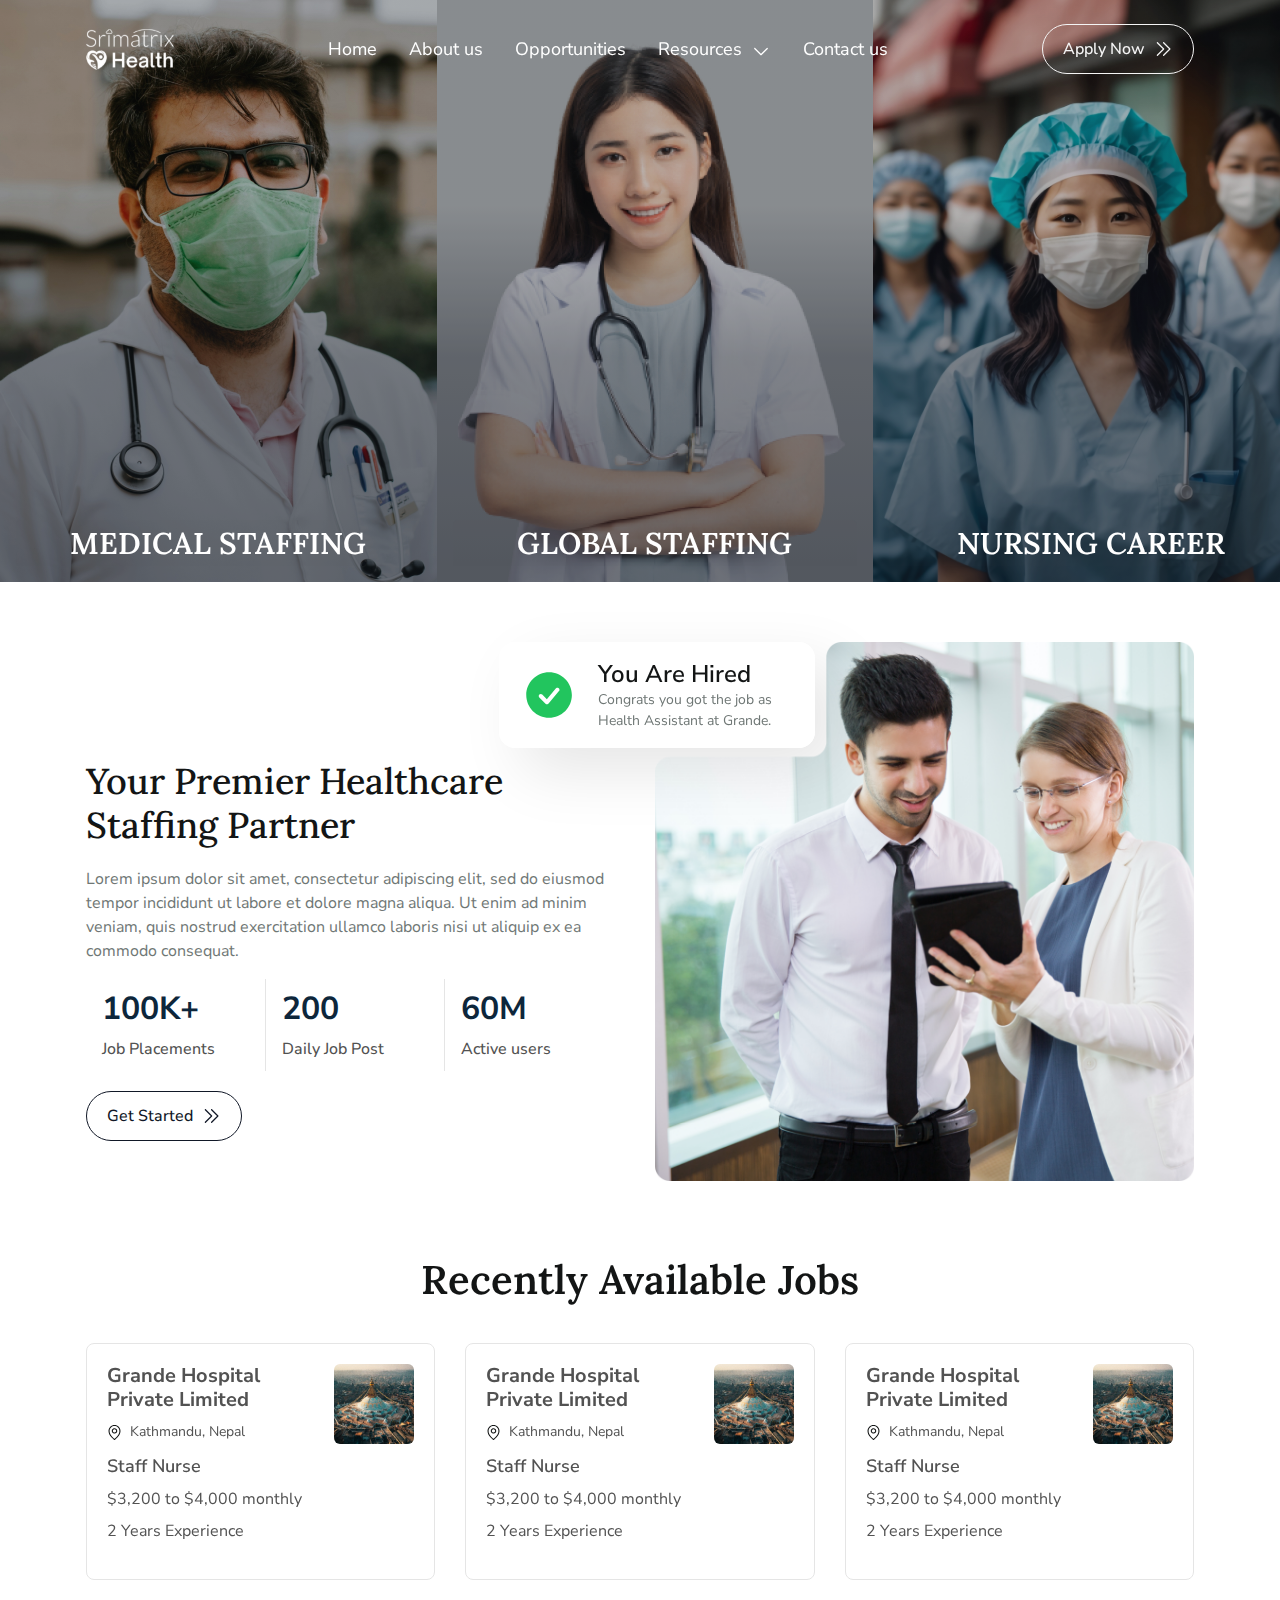
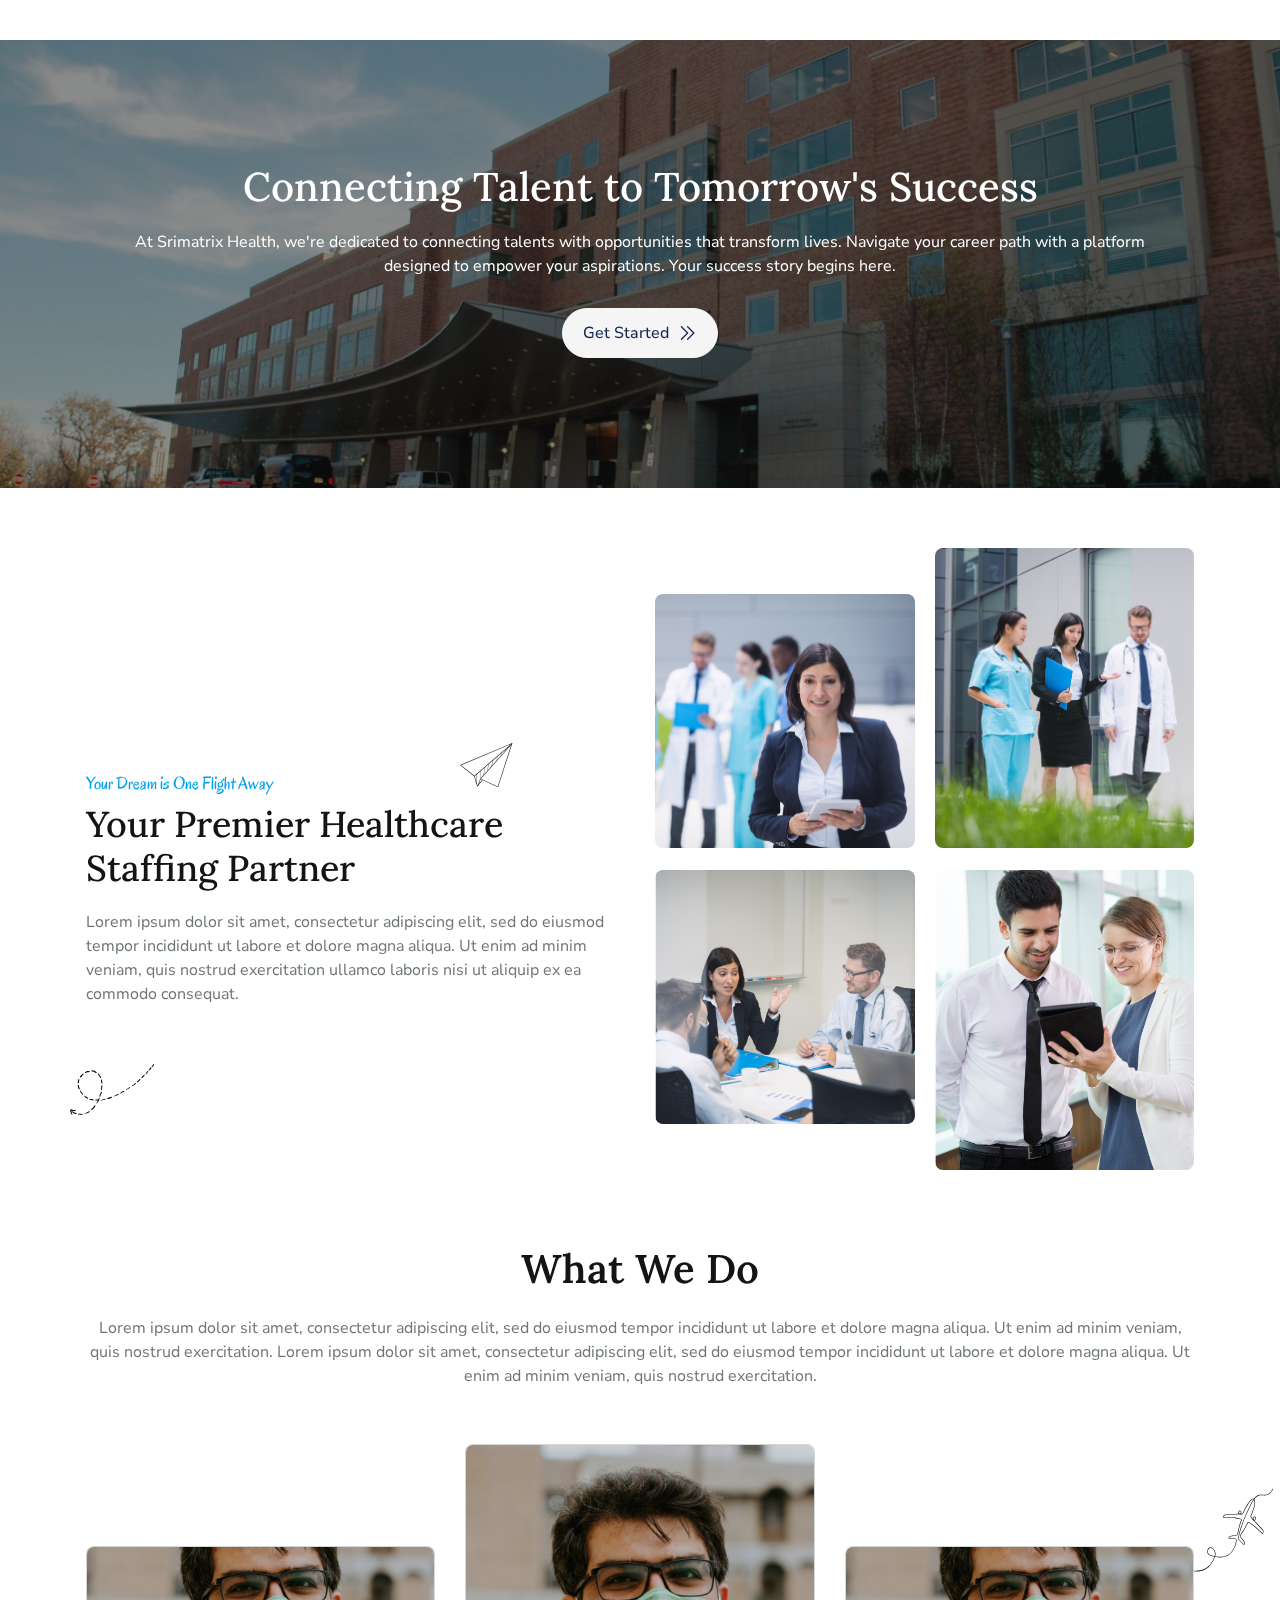
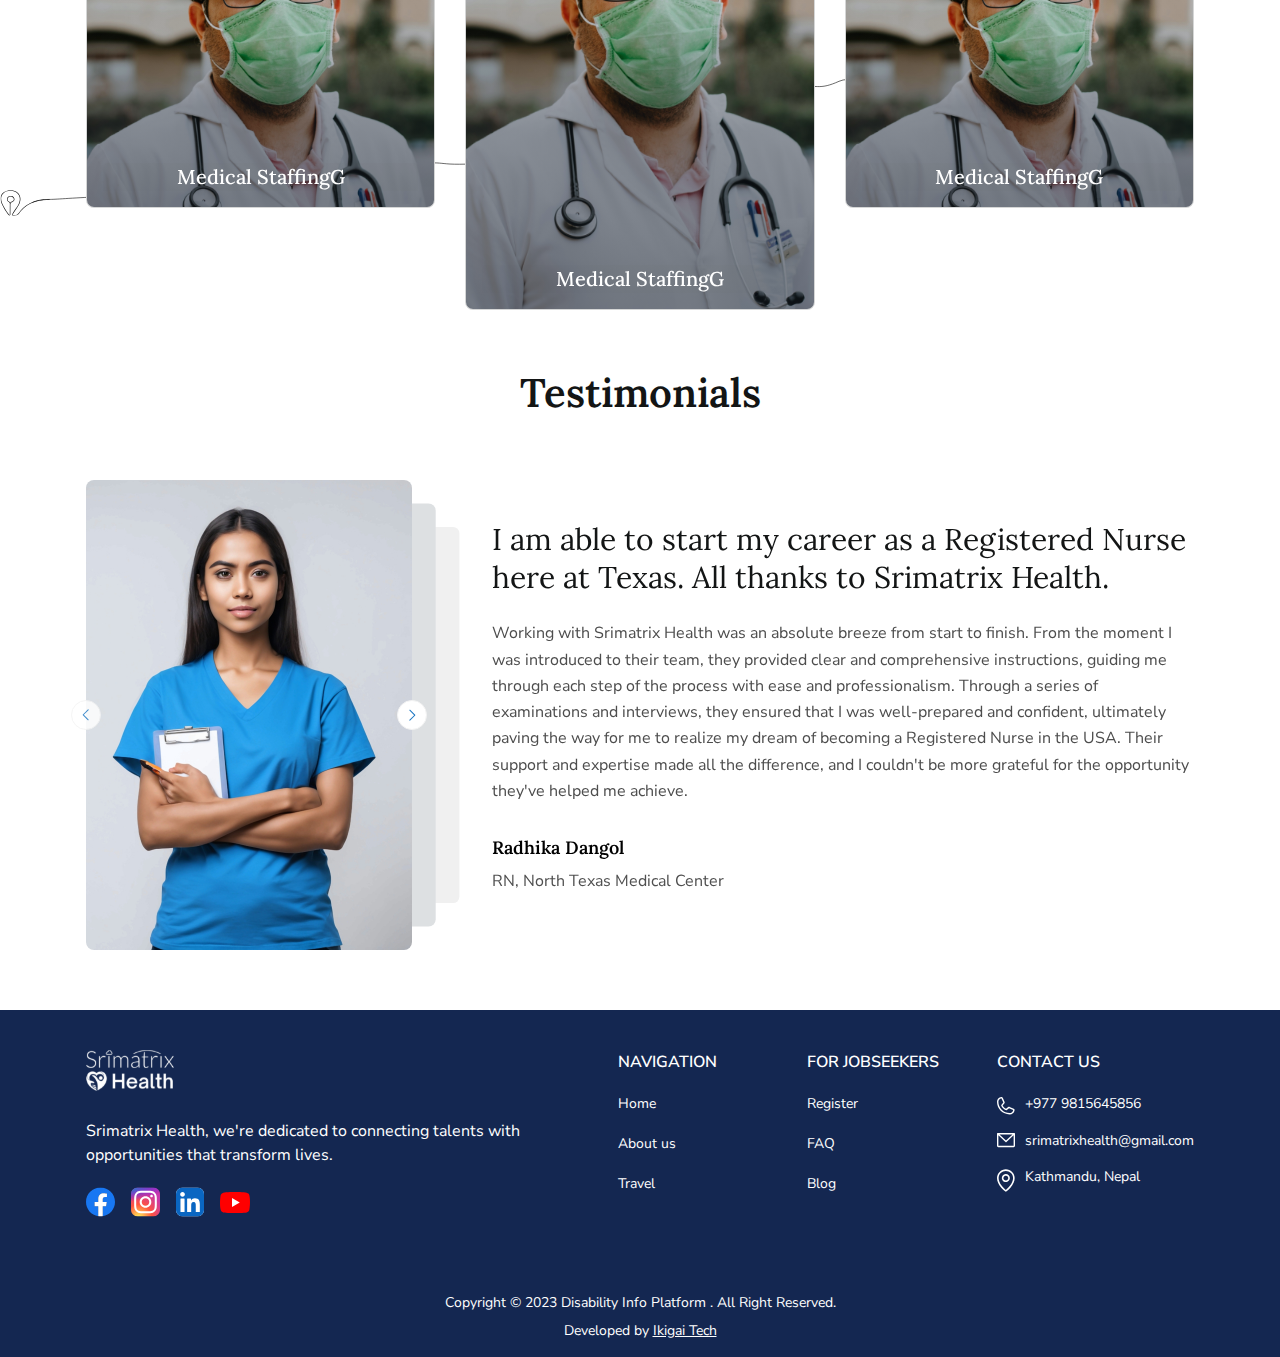
<file: index.html>
<!DOCTYPE html>
<html lang="en">
  <head>
    <!-- Required meta tags -->
    <meta charset="utf-8" />
    <meta
      name="viewport"
      content="width=device-width, initial-scale=1, shrink-to-fit=no, user-scalable=no"
    />
    <link rel="preconnect" href="https://fonts.googleapis.com" />
    <link rel="preconnect" href="https://fonts.gstatic.com" crossorigin />
    <link
      href="https://fonts.googleapis.com/css2?family=Lora:ital,wght@0,400..700;1,400..700&family=Nunito+Sans:ital,opsz,wght@0,6..12,200..1000;1,6..12,200..1000&family=Oregano:ital@0;1&display=swap"
      rel="stylesheet"
    />
    <link
      rel="shortcut icon"
      href="./assets/img/favicon.png"
      type="image/png"
    />

    <link rel="stylesheet" href="./assets/css/bootstrap.css" />
    <link href="./assets/css/aos.css" rel="stylesheet" />

    <link rel="stylesheet" type="text/css" href="./assets/css/slick.css" />

    <link rel="stylesheet" href="./assets/css/app.css" />

    <title>Srimax Health</title>
  </head>

  <body>
    <div id="app" class="app">
      <div class="app-wrapper">
        <header id="header" class="header">
          <nav class="navbar navbar-light navbar-expand-xl header-main">
            <div class="container">
              <a class="navbar-brand" href="#">
                <img src="./assets/img/logo.svg" alt="Agrodiversity Logo" />
              </a>
              <button
                class="navbar-toggler"
                type="button"
                data-bs-toggle="offcanvas"
                data-bs-target="#offcanvasNavbar"
                aria-controls="offcanvasNavbar"
                aria-expanded="false"
                aria-label="Toggle navigation"
              >
                <span class="navbar-toggler-icon"></span>
              </button>
              <div
                class="offcanvas offcanvas-end"
                tabindex="-1"
                id="offcanvasNavbar"
                aria-labelledby="offcanvasNavbarLabel"
              >
                <div class="offcanvas-header">
                  <h5 class="offcanvas-title" id="offcanvasNavbarLabel">
                    Menu
                  </h5>
                  <button
                    type="button"
                    class="btn-close text-reset"
                    data-bs-dismiss="offcanvas"
                    aria-label="Close"
                  ></button>
                </div>
                <div class="offcanvas-body">
                  <ul
                    class="navbar-nav navbar-nav--menu justify-content-center align-items-xl-center gap-2 flex-grow-1 pe-3"
                  >
                    <li class="nav-item">
                      <a class="nav-link" href="#">Home</a>
                    </li>
                    <li class="nav-item">
                      <a class="nav-link" href="#">About us</a>
                    </li>
                    <li class="nav-item">
                      <a class="nav-link" href="#">Opportunities</a>
                    </li>
                    <li class="nav-item dropdown">
                      <a
                        class="nav-link dropdown-toggle"
                        href="#"
                        role="button"
                        data-bs-toggle="dropdown"
                        aria-expanded="false"
                      >
                        Resources
                      </a>
                      <ul class="dropdown-menu">
                        <li><a class="dropdown-item" href="#">History</a></li>
                        <li>
                          <a class="dropdown-item" href="#">About Us</a>
                        </li>

                        <li>
                          <a class="dropdown-item" href="#">Our Team</a>
                        </li>
                        <li>
                          <a class="dropdown-item" href="#">Our Impact</a>
                        </li>
                        <li>
                          <a class="dropdown-item" href="#">Our Partners</a>
                        </li>
                        <li>
                          <a class="dropdown-item" href="#">Knowledge Center</a>
                        </li>
                      </ul>
                    </li>

                    <li class="nav-item">
                      <a class="nav-link" href="#">Contact us</a>
                    </li>
                  </ul>
                  <a href="#" role="button" class="btn btn-outline-light"
                    >Apply Now
                    <svg
                      width="20"
                      height="20"
                      viewBox="0 0 20 20"
                      fill="none"
                      xmlns="http://www.w3.org/2000/svg"
                    >
                      <path
                        d="M11.0673 10.4422L4.81729 16.6922C4.70002 16.8095 4.54096 16.8753 4.3751 16.8753C4.20925 16.8753 4.05019 16.8095 3.93292 16.6922C3.81564 16.5749 3.74976 16.4158 3.74976 16.25C3.74976 16.0841 3.81564 15.9251 3.93292 15.8078L9.74151 10L3.93292 4.19218C3.81564 4.07491 3.74976 3.91585 3.74976 3.75C3.74976 3.58414 3.81564 3.42508 3.93292 3.30781C4.05019 3.19053 4.20925 3.12465 4.3751 3.12465C4.54096 3.12465 4.70002 3.19053 4.81729 3.30781L11.0673 9.55781C11.1254 9.61585 11.1715 9.68478 11.203 9.76066C11.2344 9.83653 11.2506 9.91786 11.2506 10C11.2506 10.0821 11.2344 10.1635 11.203 10.2393C11.1715 10.3152 11.1254 10.3841 11.0673 10.4422ZM17.3173 9.55781L11.0673 3.30781C10.95 3.19053 10.791 3.12465 10.6251 3.12465C10.4593 3.12465 10.3002 3.19053 10.1829 3.30781C10.0656 3.42508 9.99976 3.58414 9.99976 3.75C9.99976 3.91585 10.0656 4.07491 10.1829 4.19218L15.9915 10L10.1829 15.8078C10.0656 15.9251 9.99976 16.0841 9.99976 16.25C9.99976 16.4158 10.0656 16.5749 10.1829 16.6922C10.3002 16.8095 10.4593 16.8753 10.6251 16.8753C10.791 16.8753 10.95 16.8095 11.0673 16.6922L17.3173 10.4422C17.3754 10.3841 17.4215 10.3152 17.453 10.2393C17.4844 10.1635 17.5006 10.0821 17.5006 10C17.5006 9.91786 17.4844 9.83653 17.453 9.76066C17.4215 9.68478 17.3754 9.61585 17.3173 9.55781Z"
                        fill="white"
                      ></path>
                    </svg>
                  </a>
                </div>
              </div>
            </div>
          </nav>
        </header>
        <!--hero starts -->
        <section class="section section--hero hero">
          <div class="hero-item">
            <a href="#" class="card card--image">
              <div class="card-header">
                <h5 class="card-title stretched-link">MEDICAL STAFFING</h5>
              </div>
              <img
                src="./assets/img/Medical Staffing.jpg"
                class="card-bgimage"
                alt=""
              />
            </a>
          </div>
          <div class="hero-item">
            <a href="#" class="card card--image">
              <div class="card-header">
                <h5 class="card-title stretched-link">GLOBAL STAFFING</h5>
              </div>
              <img
                src="./assets/img/global staffing.jpg"
                class="card-bgimage"
                alt=""
              />
            </a>
          </div>
          <div class="hero-item">
            <a href="#" class="card card--image">
              <div class="card-header">
                <h5 class="card-title stretched-link">NURSING CAREER</h5>
              </div>
              <img
                src="./assets/img/nursing career.jpg"
                class="card-bgimage"
                alt=""
              />
            </a>
          </div>
        </section>
        <!--hero ends-->
        <section class="section imageTextSection">
          <div class="container">
            <div class="row align-items-center">
              <div class="col-lg-6 mb-4 mb-lg-0">
                <div class="imageTextSection__content">
                  <h2 class="imageTextSection__title section-title">
                    Your Premier Healthcare Staffing Partner
                  </h2>
                  <div class="mb-3">
                    <p>
                      Lorem ipsum dolor sit amet, consectetur adipiscing elit,
                      sed do eiusmod tempor incididunt ut labore et dolore magna
                      aliqua. Ut enim ad minim veniam, quis nostrud exercitation
                      ullamco laboris nisi ut aliquip ex ea commodo consequat.
                    </p>
                  </div>
                  <div class="stats">
                    <div class="stats-item">
                      <div class="stats-counter">
                        <span class="js-counter">100</span>K+
                      </div>
                      <div class="stats-label">Job Placements</div>
                    </div>
                    <div class="stats-item">
                      <div class="stats-counter">
                        <span class="js-counter">200</span>
                      </div>
                      <div class="stats-label">Daily Job Post</div>
                    </div>
                    <div class="stats-item">
                      <div class="stats-counter">
                        <span class="js-counter">60</span>M
                      </div>
                      <div class="stats-label">Active users</div>
                    </div>
                  </div>
                  <div class="imageTextSection__cta">
                    <a href="#" role="button" class="btn btn-outline-dark"
                      >Get Started
                      <svg
                        width="20"
                        height="20"
                        viewBox="0 0 20 20"
                        fill="none"
                        xmlns="http://www.w3.org/2000/svg"
                      >
                        <path
                          d="M11.0673 10.4422L4.81729 16.6922C4.70002 16.8095 4.54096 16.8753 4.3751 16.8753C4.20925 16.8753 4.05019 16.8095 3.93292 16.6922C3.81564 16.5749 3.74976 16.4158 3.74976 16.25C3.74976 16.0841 3.81564 15.9251 3.93292 15.8078L9.74151 10L3.93292 4.19218C3.81564 4.07491 3.74976 3.91585 3.74976 3.75C3.74976 3.58414 3.81564 3.42508 3.93292 3.30781C4.05019 3.19053 4.20925 3.12465 4.3751 3.12465C4.54096 3.12465 4.70002 3.19053 4.81729 3.30781L11.0673 9.55781C11.1254 9.61585 11.1715 9.68478 11.203 9.76066C11.2344 9.83653 11.2506 9.91786 11.2506 10C11.2506 10.0821 11.2344 10.1635 11.203 10.2393C11.1715 10.3152 11.1254 10.3841 11.0673 10.4422ZM17.3173 9.55781L11.0673 3.30781C10.95 3.19053 10.791 3.12465 10.6251 3.12465C10.4593 3.12465 10.3002 3.19053 10.1829 3.30781C10.0656 3.42508 9.99976 3.58414 9.99976 3.75C9.99976 3.91585 10.0656 4.07491 10.1829 4.19218L15.9915 10L10.1829 15.8078C10.0656 15.9251 9.99976 16.0841 9.99976 16.25C9.99976 16.4158 10.0656 16.5749 10.1829 16.6922C10.3002 16.8095 10.4593 16.8753 10.6251 16.8753C10.791 16.8753 10.95 16.8095 11.0673 16.6922L17.3173 10.4422C17.3754 10.3841 17.4215 10.3152 17.453 10.2393C17.4844 10.1635 17.5006 10.0821 17.5006 10C17.5006 9.91786 17.4844 9.83653 17.453 9.76066C17.4215 9.68478 17.3754 9.61585 17.3173 9.55781Z"
                        ></path>
                      </svg>
                    </a>
                  </div>
                </div>
              </div>
              <div class="col-lg-6">
                <figure class="imageTextSection__figure">
                  <figcaption>
                    <img src="./assets/img/check-green-circle.svg" alt="" />
                    <div class="figcaption__content">
                      <div class="heading heading-4">You Are Hired</div>
                      <p class="mb-0">
                        Congrats you got the job as Health Assistant at Grande.
                      </p>
                    </div>
                  </figcaption>
                  <img src="./assets/img/content-image.png" class="" alt="" />
                </figure>
              </div>
            </div>
          </div>
        </section>

        <section class="section section--jobs Jobs">
          <div class="container">
            <div class="section-header">
              <h2 class="section-title text-center heading-1 mb-0">
                Recently Available Jobs
              </h2>
            </div>

            <div class="row">
              <div class="col-lg-4">
                <div class="card card--jobs">
                  <div class="card-body">
                    <div class="card-content">
                      <h6 class="card-title">
                        <a href="#" class="stretched-link"
                          >Grande Hospital Private Limited</a
                        >
                      </h6>
                      <div class="icon-list">
                        <svg
                          width="12"
                          height="15"
                          viewBox="0 0 12 15"
                          fill="none"
                          xmlns="http://www.w3.org/2000/svg"
                        >
                          <path
                            d="M6 3.21432C5.4606 3.21432 4.93331 3.37142 4.48481 3.66574C4.03631 3.96007 3.68675 4.37841 3.48033 4.86786C3.27391 5.35731 3.2199 5.89589 3.32513 6.41549C3.43036 6.93508 3.69011 7.41236 4.07153 7.78697C4.45294 8.16158 4.9389 8.41669 5.46794 8.52005C5.99697 8.6234 6.54534 8.57036 7.04368 8.36762C7.54203 8.16488 7.96797 7.82156 8.26764 7.38107C8.56732 6.94057 8.72727 6.42269 8.72727 5.89292C8.72727 5.18251 8.43994 4.5012 7.92847 3.99886C7.41701 3.49653 6.72332 3.21432 6 3.21432ZM6 7.50008C5.67636 7.50008 5.35998 7.40582 5.09089 7.22922C4.82179 7.05262 4.61205 6.80162 4.4882 6.50795C4.36434 6.21428 4.33194 5.89113 4.39508 5.57938C4.45822 5.26762 4.61407 4.98125 4.84292 4.75648C5.07177 4.53172 5.36334 4.37865 5.68076 4.31664C5.99818 4.25463 6.3272 4.28645 6.62621 4.40809C6.92522 4.52974 7.18078 4.73573 7.36059 5.00003C7.54039 5.26432 7.63636 5.57505 7.63636 5.89292C7.63636 6.31916 7.46396 6.72795 7.15708 7.02935C6.85021 7.33075 6.43399 7.50008 6 7.50008ZM6 0C4.40926 0.00177238 2.88418 0.623201 1.75935 1.72795C0.634525 2.83271 0.00180459 4.33056 0 5.89292C0 7.99562 0.989318 10.2242 2.86364 12.3383C3.70583 13.2936 4.65372 14.1538 5.68977 14.9031C5.78149 14.9662 5.89075 15 6.00273 15C6.1147 15 6.22397 14.9662 6.31568 14.9031C7.34983 14.1535 8.29587 13.2933 9.13636 12.3383C11.008 10.2242 12 7.99562 12 5.89292C11.9982 4.33056 11.3655 2.83271 10.2406 1.72795C9.11582 0.623201 7.59074 0.00177238 6 0ZM6 13.7948C4.87295 12.9242 1.09091 9.72666 1.09091 5.89292C1.09091 4.61418 1.60812 3.38782 2.52875 2.48362C3.44938 1.57942 4.69803 1.07144 6 1.07144C7.30197 1.07144 8.55062 1.57942 9.47125 2.48362C10.3919 3.38782 10.9091 4.61418 10.9091 5.89292C10.9091 9.72532 7.12705 12.9242 6 13.7948Z"
                            fill="#131515"
                          />
                        </svg>

                        <div>Kathmandu, Nepal</div>
                      </div>
                      <div class="card-text">
                        <p><strong>Staff Nurse</strong></p>
                        <p>$3,200 to $4,000 monthly</p>
                        <p>2 Years Experience</p>
                      </div>
                    </div>
                    <figure class="card-figure">
                      <img src="./assets/img/job-img.jpg" width="80" alt="" />
                    </figure>
                  </div>
                </div>
              </div>
              <div class="col-lg-4">
                <div class="card card--jobs">
                  <div class="card-body">
                    <div class="card-content">
                      <h6 class="card-title">
                        <a href="#" class="stretched-link"
                          >Grande Hospital Private Limited</a
                        >
                      </h6>
                      <div class="icon-list">
                        <svg
                          width="12"
                          height="15"
                          viewBox="0 0 12 15"
                          fill="none"
                          xmlns="http://www.w3.org/2000/svg"
                        >
                          <path
                            d="M6 3.21432C5.4606 3.21432 4.93331 3.37142 4.48481 3.66574C4.03631 3.96007 3.68675 4.37841 3.48033 4.86786C3.27391 5.35731 3.2199 5.89589 3.32513 6.41549C3.43036 6.93508 3.69011 7.41236 4.07153 7.78697C4.45294 8.16158 4.9389 8.41669 5.46794 8.52005C5.99697 8.6234 6.54534 8.57036 7.04368 8.36762C7.54203 8.16488 7.96797 7.82156 8.26764 7.38107C8.56732 6.94057 8.72727 6.42269 8.72727 5.89292C8.72727 5.18251 8.43994 4.5012 7.92847 3.99886C7.41701 3.49653 6.72332 3.21432 6 3.21432ZM6 7.50008C5.67636 7.50008 5.35998 7.40582 5.09089 7.22922C4.82179 7.05262 4.61205 6.80162 4.4882 6.50795C4.36434 6.21428 4.33194 5.89113 4.39508 5.57938C4.45822 5.26762 4.61407 4.98125 4.84292 4.75648C5.07177 4.53172 5.36334 4.37865 5.68076 4.31664C5.99818 4.25463 6.3272 4.28645 6.62621 4.40809C6.92522 4.52974 7.18078 4.73573 7.36059 5.00003C7.54039 5.26432 7.63636 5.57505 7.63636 5.89292C7.63636 6.31916 7.46396 6.72795 7.15708 7.02935C6.85021 7.33075 6.43399 7.50008 6 7.50008ZM6 0C4.40926 0.00177238 2.88418 0.623201 1.75935 1.72795C0.634525 2.83271 0.00180459 4.33056 0 5.89292C0 7.99562 0.989318 10.2242 2.86364 12.3383C3.70583 13.2936 4.65372 14.1538 5.68977 14.9031C5.78149 14.9662 5.89075 15 6.00273 15C6.1147 15 6.22397 14.9662 6.31568 14.9031C7.34983 14.1535 8.29587 13.2933 9.13636 12.3383C11.008 10.2242 12 7.99562 12 5.89292C11.9982 4.33056 11.3655 2.83271 10.2406 1.72795C9.11582 0.623201 7.59074 0.00177238 6 0ZM6 13.7948C4.87295 12.9242 1.09091 9.72666 1.09091 5.89292C1.09091 4.61418 1.60812 3.38782 2.52875 2.48362C3.44938 1.57942 4.69803 1.07144 6 1.07144C7.30197 1.07144 8.55062 1.57942 9.47125 2.48362C10.3919 3.38782 10.9091 4.61418 10.9091 5.89292C10.9091 9.72532 7.12705 12.9242 6 13.7948Z"
                            fill="#131515"
                          />
                        </svg>

                        <div>Kathmandu, Nepal</div>
                      </div>
                      <div class="card-text">
                        <p><strong>Staff Nurse</strong></p>
                        <p>$3,200 to $4,000 monthly</p>
                        <p>2 Years Experience</p>
                      </div>
                    </div>
                    <figure class="card-figure">
                      <img src="./assets/img/job-img.jpg" width="80" alt="" />
                    </figure>
                  </div>
                </div>
              </div>
              <div class="col-lg-4">
                <div class="card card--jobs">
                  <div class="card-body">
                    <div class="card-content">
                      <h6 class="card-title">
                        <a href="#" class="stretched-link"
                          >Grande Hospital Private Limited</a
                        >
                      </h6>
                      <div class="icon-list">
                        <svg
                          width="12"
                          height="15"
                          viewBox="0 0 12 15"
                          fill="none"
                          xmlns="http://www.w3.org/2000/svg"
                        >
                          <path
                            d="M6 3.21432C5.4606 3.21432 4.93331 3.37142 4.48481 3.66574C4.03631 3.96007 3.68675 4.37841 3.48033 4.86786C3.27391 5.35731 3.2199 5.89589 3.32513 6.41549C3.43036 6.93508 3.69011 7.41236 4.07153 7.78697C4.45294 8.16158 4.9389 8.41669 5.46794 8.52005C5.99697 8.6234 6.54534 8.57036 7.04368 8.36762C7.54203 8.16488 7.96797 7.82156 8.26764 7.38107C8.56732 6.94057 8.72727 6.42269 8.72727 5.89292C8.72727 5.18251 8.43994 4.5012 7.92847 3.99886C7.41701 3.49653 6.72332 3.21432 6 3.21432ZM6 7.50008C5.67636 7.50008 5.35998 7.40582 5.09089 7.22922C4.82179 7.05262 4.61205 6.80162 4.4882 6.50795C4.36434 6.21428 4.33194 5.89113 4.39508 5.57938C4.45822 5.26762 4.61407 4.98125 4.84292 4.75648C5.07177 4.53172 5.36334 4.37865 5.68076 4.31664C5.99818 4.25463 6.3272 4.28645 6.62621 4.40809C6.92522 4.52974 7.18078 4.73573 7.36059 5.00003C7.54039 5.26432 7.63636 5.57505 7.63636 5.89292C7.63636 6.31916 7.46396 6.72795 7.15708 7.02935C6.85021 7.33075 6.43399 7.50008 6 7.50008ZM6 0C4.40926 0.00177238 2.88418 0.623201 1.75935 1.72795C0.634525 2.83271 0.00180459 4.33056 0 5.89292C0 7.99562 0.989318 10.2242 2.86364 12.3383C3.70583 13.2936 4.65372 14.1538 5.68977 14.9031C5.78149 14.9662 5.89075 15 6.00273 15C6.1147 15 6.22397 14.9662 6.31568 14.9031C7.34983 14.1535 8.29587 13.2933 9.13636 12.3383C11.008 10.2242 12 7.99562 12 5.89292C11.9982 4.33056 11.3655 2.83271 10.2406 1.72795C9.11582 0.623201 7.59074 0.00177238 6 0ZM6 13.7948C4.87295 12.9242 1.09091 9.72666 1.09091 5.89292C1.09091 4.61418 1.60812 3.38782 2.52875 2.48362C3.44938 1.57942 4.69803 1.07144 6 1.07144C7.30197 1.07144 8.55062 1.57942 9.47125 2.48362C10.3919 3.38782 10.9091 4.61418 10.9091 5.89292C10.9091 9.72532 7.12705 12.9242 6 13.7948Z"
                            fill="#131515"
                          />
                        </svg>

                        <div>Kathmandu, Nepal</div>
                      </div>
                      <div class="card-text">
                        <p><strong>Staff Nurse</strong></p>
                        <p>$3,200 to $4,000 monthly</p>
                        <p>2 Years Experience</p>
                      </div>
                    </div>
                    <figure class="card-figure">
                      <img src="./assets/img/job-img.jpg" width="80" alt="" />
                    </figure>
                  </div>
                </div>
              </div>
            </div>
          </div>
        </section>

        <section
          class="section section--bgimage ctaBlock"
          style="background-image: url(./assets/img/cta-bg.jpg)"
          data-background
        >
          <div class="container">
            <div class="d-flex flex-column align-items-center text-center">
              <h4 class="section-title heading-1">
                Connecting Talent to Tomorrow's Success
              </h4>
              <p>
                At Srimatrix Health, we're dedicated to connecting talents with
                opportunities that transform lives. Navigate your career path
                with a platform designed to empower your aspirations. Your
                success story begins here.
              </p>
              <a href="#" role="button" class="btn btn-light"
                >Get Started
                <svg
                  width="20"
                  height="20"
                  viewBox="0 0 20 20"
                  fill="none"
                  xmlns="http://www.w3.org/2000/svg"
                >
                  <g id="CaretDoubleRight">
                    <path
                      id="Vector"
                      d="M11.0675 10.4422L4.81753 16.6922C4.70026 16.8094 4.5412 16.8753 4.37535 16.8753C4.2095 16.8753 4.05044 16.8094 3.93316 16.6922C3.81588 16.5749 3.75 16.4158 3.75 16.25C3.75 16.0841 3.81588 15.9251 3.93316 15.8078L9.74175 9.99998L3.93316 4.19217C3.81588 4.07489 3.75 3.91583 3.75 3.74998C3.75 3.58413 3.81588 3.42507 3.93316 3.30779C4.05044 3.19052 4.2095 3.12463 4.37535 3.12463C4.5412 3.12463 4.70026 3.19052 4.81753 3.30779L11.0675 9.55779C11.1256 9.61584 11.1717 9.68477 11.2032 9.76064C11.2347 9.83652 11.2508 9.91785 11.2508 9.99998C11.2508 10.0821 11.2347 10.1634 11.2032 10.2393C11.1717 10.3152 11.1256 10.3841 11.0675 10.4422ZM17.3175 9.55779L11.0675 3.30779C10.9503 3.19052 10.7912 3.12463 10.6253 3.12463C10.4595 3.12463 10.3004 3.19052 10.1832 3.30779C10.0659 3.42507 10 3.58413 10 3.74998C10 3.91583 10.0659 4.07489 10.1832 4.19217L15.9918 9.99998L10.1832 15.8078C10.0659 15.9251 10 16.0841 10 16.25C10 16.4158 10.0659 16.5749 10.1832 16.6922C10.3004 16.8094 10.4595 16.8753 10.6253 16.8753C10.7912 16.8753 10.9503 16.8094 11.0675 16.6922L17.3175 10.4422C17.3756 10.3841 17.4217 10.3152 17.4532 10.2393C17.4847 10.1634 17.5008 10.0821 17.5008 9.99998C17.5008 9.91785 17.4847 9.83652 17.4532 9.76064C17.4217 9.68477 17.3756 9.61584 17.3175 9.55779Z"
                      fill="white"
                    />
                  </g>
                </svg>
              </a>
            </div>
          </div>
        </section>
        <section class="section imageTextSection">
          <div class="container">
            <div class="row align-items-center">
              <div class="col-lg-6 mb-4 mb-lg-0">
                <div class="imageTextSection__content">
                  <img
                    src="./assets/img/illustration-kite.svg"
                    class="imgDecorator imgDecorator--TopRight"
                    alt=""
                  />
                  <img
                    src="./assets/img/illustration-arrow.svg"
                    class="imgDecorator imgDecorator--BottomLeft"
                    alt=""
                  />
                  <div class="imageTextSection__subtitle">
                    Your Dream is One Flight Away
                  </div>
                  <h2 class="imageTextSection__title section-title">
                    Your Premier Healthcare Staffing Partner
                  </h2>
                  <div class="mb-3">
                    <p>
                      Lorem ipsum dolor sit amet, consectetur adipiscing elit,
                      sed do eiusmod tempor incididunt ut labore et dolore magna
                      aliqua. Ut enim ad minim veniam, quis nostrud exercitation
                      ullamco laboris nisi ut aliquip ex ea commodo consequat.
                    </p>
                  </div>
                </div>
              </div>
              <div class="col-lg-6">
                <figure class="imageTextSection__figureGrid">
                  <img
                    src="./assets/img/female-doctor-holding-digital-tablet.jpg"
                    class="gts-a"
                    alt=""
                  />
                  <img
                    src="./assets/img/doctors-nurse-interacting-while-walking.jpg"
                    class="gts-b"
                    alt=""
                  />
                  <img
                    src="./assets/img/team-doctors-meeting.jpg"
                    class="gts-c"
                    alt=""
                  />
                  <img
                    src="./assets/img/business-people-using-tablet-2.jpg"
                    class="gts-d"
                    alt=""
                  />
                </figure>
              </div>
            </div>
          </div>
        </section>

        <section class="section section--whatWeDo">
          <header class="section-header text-center">
            <div class="container">
              <h2 class="section-title heading-1 mb-4">What We Do</h2>
              <p>
                Lorem ipsum dolor sit amet, consectetur adipiscing elit, sed do
                eiusmod tempor incididunt ut labore et dolore magna aliqua. Ut
                enim ad minim veniam, quis nostrud exercitation. Lorem ipsum
                dolor sit amet, consectetur adipiscing elit, sed do eiusmod
                tempor incididunt ut labore et dolore magna aliqua. Ut enim ad
                minim veniam, quis nostrud exercitation.
              </p>
            </div>
          </header>
          <div class="whatwedoContent">
            <div class="container">
              <div class="row align-items-center">
                <div class="col-lg-4">
                  <a href="#" class="card card--image card--square">
                    <div class="card-header">
                      <h5 class="card-title stretched-link">
                        Medical StaffingG
                      </h5>
                    </div>
                    <img
                      src="./assets/img/Medical Staffing.jpg"
                      class="card-bgimage"
                      alt=""
                    />
                  </a>
                </div>
                <div class="col-lg-4">
                  <a href="#" class="card card--image card--portrait">
                    <div class="card-header">
                      <h5 class="card-title stretched-link">
                        Medical StaffingG
                      </h5>
                    </div>
                    <img
                      src="./assets/img/Medical Staffing.jpg"
                      class="card-bgimage"
                      alt=""
                    />
                  </a>
                </div>
                <div class="col-lg-4">
                  <a href="#" class="card card--image card--square">
                    <div class="card-header">
                      <h5 class="card-title stretched-link">
                        Medical StaffingG
                      </h5>
                    </div>
                    <img
                      src="./assets/img/Medical Staffing.jpg"
                      class="card-bgimage"
                      alt=""
                    />
                  </a>
                </div>
              </div>
              <img
                src="./assets/img/illstrastion-whatwedo.svg"
                class="imgDecorator"
                alt=""
              />
            </div>
          </div>
        </section>
        <section class="section--testimonials testimonials">
          <div class="container">
            <header class="section-header text-center">
              <h2 class="section-title heading-1 mb-4">Testimonials</h2>
            </header>
            <div class="testimonials-wrapper">
              <div id="slidecontrols"></div>
              <div class="testimonials js-testimonials">
                <div class="testimonials-item">
                  <div class="testimonials-section">
                    <figure class="testimonials-figure">
                      <img src="./assets/img/girl.jpg" alt="" />
                    </figure>
                    <div class="testimonials-content">
                      <h3 class="testimonials-title">
                        I am able to start my career as a Registered Nurse here
                        at Texas. All thanks to Srimatrix Health.
                      </h3>
                      <div class="testimonials-text">
                        Working with Srimatrix Health was an absolute breeze
                        from start to finish. From the moment I was introduced
                        to their team, they provided clear and comprehensive
                        instructions, guiding me through each step of the
                        process with ease and professionalism. Through a series
                        of examinations and interviews, they ensured that I was
                        well-prepared and confident, ultimately paving the way
                        for me to realize my dream of becoming a Registered
                        Nurse in the USA. Their support and expertise made all
                        the difference, and I couldn't be more grateful for the
                        opportunity they've helped me achieve.
                      </div>
                      <div class="testimonials-meta">
                        <p><strong>Radhika Dangol</strong></p>
                        <p>RN, North Texas Medical Center</p>
                      </div>
                    </div>
                  </div>
                </div>
                <div class="testimonials-item">
                  <div class="testimonials-section">
                    <figure class="testimonials-figure">
                      <img src="./assets/img/nursing career.jpg" alt="" />
                    </figure>
                    <div class="testimonials-content">
                      <h3 class="testimonials-title">Nurshing Career.</h3>
                      <div class="testimonials-text">
                        Working with Srimatrix Health was an absolute breeze
                        from start to finish. From the moment I was introduced
                        to their team, they provided clear and comprehensive
                        instructions, guiding me through each step of the
                        process with ease and professionalism. Through a series
                        of examinations and interviews, they ensured that I was
                        well-prepared and confident, ultimately paving the way
                        for me to realize my dream of becoming a Registered
                        Nurse in the USA. Their support and expertise made all
                        the difference, and I couldn't be more grateful for the
                        opportunity they've helped me achieve.
                      </div>
                      <div class="testimonials-meta">
                        <p><strong>Radhika Dangol</strong></p>
                        <p>RN, North Texas Medical Center</p>
                      </div>
                    </div>
                  </div>
                </div>
              </div>
            </div>
          </div>
        </section>
      </div>
      <footer id="footer" class="footer app-footer">
        <div class="footer-wrapper">
          <div class="footer-main">
            <div class="container">
              <div class="row">
                <div class="col-12 col-xs-6 col-lg">
                  <aside class="widget aos-init me-lg-5">
                    <a href="#" class="footer-logo">
                      <img
                        width="270"
                        src="./assets/img/logo.svg"
                        class="img-fluid footer-logo-img"
                        alt=" "
                      />
                    </a>
                    <p>
                      Srimatrix Health, we're dedicated to connecting talents
                      with opportunities that transform lives.
                    </p>

                    <ul class="list-unstyled footer-social-links">
                      <li>
                        <a href="#" title="Facbook" target="_blank">
                          <img
                            src="./assets/img/facebook-colorful.svg"
                            alt="facebook"
                          />
                        </a>
                      </li>
                      <li>
                        <a href="#" title="Instagram" target="_blank">
                          <img
                            src="./assets/img/instagram-colorful.svg"
                            alt="instagram"
                          />
                        </a>
                      </li>

                      <li>
                        <a href="#" title="LinkedIn" target="_blank">
                          <img
                            src="./assets/img/linkedin-colorful.svg"
                            alt="linkedin"
                          />
                        </a>
                      </li>
                      <li>
                        <a href="#" title="youtube" target="_blank">
                          <img src="./assets/img/youtube.svg" alt="youtube" />
                        </a>
                      </li>
                    </ul>
                  </aside>
                </div>
                <div class="col-12 col-sm-6 col-md-4 col-lg-2 mt-4 mt-lg-0">
                  <aside class="widget aos-init">
                    <h4 class="widget-title">NAVIGATION</h4>
                    <ul class="menu">
                      <li>
                        <a href="#">Home</a>
                      </li>
                      <li>
                        <a href="#">About us</a>
                      </li>
                      <li>
                        <a href="#">Travel</a>
                      </li>
                    </ul>
                  </aside>
                </div>
                <div class="col-12 col-sm-6 col-md-4 col-lg-2 mt-4 mt-lg-0">
                  <aside class="widget">
                    <h4 class="widget-title">FOR JOBSEEKERS</h4>
                    <ul class="menu">
                      <li>
                        <a href="#">Register</a>
                      </li>
                      <li>
                        <a href="#">FAQ</a>
                      </li>
                      <li>
                        <a href="#">Blog</a>
                      </li>
                    </ul>
                  </aside>
                </div>
                <div class="col-12 col-sm-6 col-md-4 col-lg-auto mt-4 mt-lg-0">
                  <aside class="widget">
                    <h4 class="widget-title">CONTACT US</h4>
                    <ul class="list-unstyled contact-links">
                      <li>
                        <img src="./assets/img/phone-icon.svg" alt="" />

                        <div>+977 9815645856</div>
                      </li>
                      <li>
                        <img src="./assets/img/mail-icon.svg" alt="" />

                        <div>
                          <a href="mailto:srimatrixhealth@gmail.com"
                            >srimatrixhealth@gmail.com</a
                          >
                        </div>
                      </li>

                      <li>
                        <img src="./assets/img/location-icon.svg" alt="" />
                        <div>Kathmandu, Nepal</div>
                      </li>
                    </ul>
                  </aside>
                </div>
              </div>
            </div>
          </div>

          <div class="footer-bottom">
            <div
              class="container py-3 d-flex gap-3 justify-content-center align-items-center flex-column flex-lg-row text-center"
            >
              <div class="copyright-text">
                <p class="mb-2">
                  Copyright © 2023 Disability Info Platform . All Right
                  Reserved.
                </p>
                <p class="mb-0">Developed by <a href="#">Ikigai Tech</a></p>
              </div>
            </div>
          </div>
        </div>
      </footer>
    </div>

    <script src="./assets/js/jquery-3.5.1.min.js"></script>
    <script src="./assets/js/bootstrap.bundle.min.js"></script>
    <script src="./assets/js/slick.min.js"></script>
    <script src="./assets/js/jquery.waypoints.min.js"></script>
    <script src="./assets/js/jquery.countup.min.js"></script>
    <script src="./assets/js/aos.js"></script>
    <script src="./assets/js/app.js"></script>
  </body>
</html>
</file>
<file: assets/css/app.css>
.shadows{box-shadow:0px 2px 10px 0 var(--bs-gray-500)}img{max-width:100%;height:auto}.me-30px{margin-bottom:30px}.ratio>*{-o-object-fit:cover;object-fit:cover}*{scroll-padding:50px 50px 0 50px}*::-webkit-scrollbar{width:6px;height:6px}*::-webkit-scrollbar-track{background:none}*::-webkit-scrollbar-thumb{background:#d4d4d4;border-radius:5px;background-clip:padding-box}*::-webkit-scrollbar-thumb:hover{background:#bdbdbd}*:focus{outline:none}:root{--bs-body-font-size: 16px}html{scroll-behavior:smooth;overflow-x:hidden}body{color:#6f7775;line-height:1.5;background-color:#fff}blockquote{font-style:italic;line-height:1.75;text-align:center}svg{max-width:100%;height:auto}.list-inline{display:flex;flex-wrap:wrap}.list-inline>*:not(:last-child){margin-right:8px}@font-face{font-family:"URWDINCondW05-Demi";src:url("../fonts/URWDINCondW05-Demi.eot");src:url("../fonts/URWDINCondW05-Demi.eot?#iefix") format("embedded-opentype"),url("../fonts/URWDINCondW05-Demi.woff2") format("woff2"),url("../fonts/URWDINCondW05-Demi.woff") format("woff"),url("../fonts/URWDINCondW05-Demi.ttf") format("truetype"),url("../fonts/URWDINCondW05-Demi.svg#URWDINCondW05-Demi") format("svg");font-weight:normal;font-style:normal;font-display:swap}.heading-1,h1{--font-size: 36px;--line-height: 40px;font-size:var(--font-size);line-height:var(--line-height);font-weight:600;color:#131515}@media(min-width: 768px){.heading-1,h1{--font-size: 40px;--line-height: 46px}}.heading-2,h2{--font-size: 32px;--line-height: 40px;font-size:var(--font-size);line-height:var(--line-height);font-weight:600;color:#131515}@media(min-width: 768px){.heading-2,h2{--font-size: 36px;--line-height: 44px}}.heading-3,h3{--font-size: 24px;--line-height: 30px;font-size:var(--font-size);line-height:var(--line-height);font-weight:600;color:#131515}@media(min-width: 768px){.heading-3,h3{--font-size: 30px;--line-height: 46px}}.heading-4,h4{--font-size: 18px;--line-height: 24px;font-size:var(--font-size);line-height:var(--line-height);font-weight:600;color:#131515}@media(min-width: 768px){.heading-4,h4{--font-size: 24px;--line-height: 164%}}.heading-6,h6{--font-size: 18px;--line-height: 24px;color:#131515;font-size:var(--font-size);line-height:var(--line-height);font-weight:600}@media(min-width: 768px){.heading-6,h6{--font-size: 20px;--line-height: 28px}}.section{margin:60px 0;margin:calc(1.5rem + 3vw) 0;position:relative;max-width:100%;--bgColor: white}@media(min-width: 1200px){.section{margin:3.75rem 0}}.section--bgimage,.section--lightGray{margin:0}.section-title{font-weight:600;flex:1}.section-title--bordered{position:relative;padding-bottom:20px;margin-bottom:40px}.section-title--bordered:after{position:absolute;bottom:0;left:0;content:"";width:60px;height:3px;background-color:#f89a1c;border-radius:50px}.section-title--bordered.text-center:after{left:0;right:0;margin:0 auto}.section[data-background]{background-position:center center;background-size:cover;background-repeat:no-repeat;position:relative;z-index:0}.section[data-background] .section-title,.section[data-background] p{color:#fff}.section[data-background]:before{background-color:rgba(0,0,0,.2);content:"";position:absolute;inset:0;width:100%;height:100%;z-index:-1}.section-header{padding-bottom:calc(1.375rem + 1.5vw);gap:1.25em;display:flex}@media(min-width: 1200px){.section-header{padding-bottom:2.5rem}}.section-header.text-center{align-items:center;justify-content:center}.section--information{padding-block:100px}.section--faq,.section--featured-news{background:rgba(0,147,255,.08)}.section--newsletter{padding-block:50px}.section--primaryLight{padding-block:60px;background-color:#ffecdf}.footer{background-color:#142751;font-size:14px;line-height:20px}.footer-logo{max-width:88px;display:inline-block;margin-bottom:28px}.footer-logo img{max-width:100%}.footer-logo+p{font-size:16px;font-weight:normal;line-height:24px}.footer .widget-title{margin-bottom:14px;font-weight:600;font-size:16px;line-height:24px;color:#fff;font-family:"Nunito Sans",sans-serif;font-weight:600;margin-bottom:20px;text-transform:uppercase}.footer .menu{list-style:none;padding:0}.footer .menu-column{-moz-columns:3;columns:3}.footer .menu li{margin-bottom:20px}.footer .menu li a{color:#fff;text-decoration:none}.footer .menu li a:hover{text-decoration:underline;color:#fff}.footer-main{padding-block:40px}.footer-main *{color:#fff}.footer-bottom{padding-top:20px;color:#fff}.footer-social-links{display:flex;margin:0 -8px;margin-top:20px}.footer-social-links img{max-width:100%;width:auto;height:30px;transition:opacity .3s}.footer-social-links>li{padding:0 8px}.footer-social-links>li a{display:flex;flex-direction:column;align-items:center;text-decoration:none;color:var(--bs-body-color)}.footer-social-links>li a span{font-weight:600;font-size:11px;line-height:14px;margin-top:8px}.footer-social-links>li a:hover{color:var(--bs-primary)}.footer-social-links>li:hover img{opacity:1}.contact-links{margin-block:16px}.contact-links li{display:grid;grid-template-columns:18px 1fr;gap:10px;margin-bottom:16px}.contact-links li img{width:20px;margin-top:2px}.contact-links li a{color:#fff;text-decoration:none;word-break:break-all}.contact-links li a:hover{color:#fff;text-decoration:underline}.copyright-text a{color:inherit}.header{position:fixed;top:0;left:0;right:0;z-index:500}.header .navbar{--bs-navbar-padding-y: 1.5rem;background-color:rgba(20,39,81,0);transition:background-color .3s}.header .navbar-brand{padding:0}.header .navbar-brand img{width:100%;height:auto;transition:all .3s;display:block}.header .navbar-nav{--bs-navbar-nav-link-padding-x: 12px;--bs-navbar-nav-link-color: #142751;--bs-navbar-nav-link-font-size: 1.125rem}.header .navbar-nav .nav-link{--bs-nav-link-color: var(--bs-white);--bs-nav-link-hover-color: var(--bs-white);font-weight:normal;line-height:24px;--bs-nav-link-font-size: 1.125rem;position:relative;transition:all .3s}.header .navbar-nav .nav-link:before{width:30%;background-color:#fff;margin:0 auto;left:0;right:0;position:absolute;bottom:0;content:"";height:3px;transform:scale(0);border-radius:8px;transition:all .3s;display:none}@media(min-width: 1200px){.header .navbar-nav .nav-link:before{display:block}}.header .navbar-nav .nav-link.dropdown-toggle:hover .dropdown-menu{display:block}.header .navbar-nav .nav-link.dropdown-toggle:after{border:0;width:20px;height:20px;vertical-align:middle;background-image:url("data:image/svg+xml,%3Csvg width='20' height='20' viewBox='0 0 20 20' fill='none' xmlns='http://www.w3.org/2000/svg'%3E%3Cpath d='M16.6923 7.94205L10.4423 14.192C10.3842 14.2502 10.3153 14.2963 10.2394 14.3277C10.1636 14.3592 10.0822 14.3754 10.0001 14.3754C9.91797 14.3754 9.83664 14.3592 9.76076 14.3277C9.68489 14.2963 9.61596 14.2502 9.55791 14.192L3.30792 7.94205C3.19064 7.82477 3.12476 7.66571 3.12476 7.49986C3.12476 7.33401 3.19064 7.17495 3.30792 7.05767C3.42519 6.9404 3.58425 6.87451 3.7501 6.87451C3.91596 6.87451 4.07502 6.9404 4.19229 7.05767L10.0001 12.8663L15.8079 7.05767C15.866 6.9996 15.9349 6.95354 16.0108 6.92212C16.0867 6.89069 16.168 6.87451 16.2501 6.87451C16.3322 6.87451 16.4135 6.89069 16.4894 6.92212C16.5653 6.95354 16.6342 6.9996 16.6923 7.05767C16.7504 7.11574 16.7964 7.18468 16.8278 7.26055C16.8593 7.33642 16.8755 7.41774 16.8755 7.49986C16.8755 7.58198 16.8593 7.6633 16.8278 7.73917C16.7964 7.81504 16.7504 7.88398 16.6923 7.94205Z' fill='white'/%3E%3C/svg%3E%0A")}.header .navbar-nav .dropdown-item{color:var(--bs-black) !important}.header .navbar-nav .nav-item.active .nav-link,.header .navbar-nav .nav-item:hover>.nav-link{line-height:24px}.header .navbar-nav .nav-item.active .nav-link:before,.header .navbar-nav .nav-item:hover>.nav-link:before{transform:scale(1)}.header .navbar-toggler{color:var(--bs-black)}.header .navbar-toggler:focus{box-shadow:0 0 0 2px #fff}.header.sticky .navbar{background-color:#142751}@media(min-width: 1200px){.header .navbar-nav>.nav-item.dropdown.show .dropdown-menu,.header .navbar-nav>.nav-item.dropdown:hover .dropdown-menu{transform:translateY(15px) translateX(-50%);opacity:1;visibility:visible}}.header .navbar-nav>.nav-item.active,.header .navbar-nav>.nav-item.show{position:relative}.header .navbar-nav>.nav-item.active>.nav-link,.header .navbar-nav>.nav-item.show>.nav-link{color:#142751;font-weight:bold}.header .navbar-nav>.nav-item.active>.nav-link:after,.header .navbar-nav>.nav-item.show>.nav-link:after{transform:scaleX(1)}.header .navbar-nav>.nav-item .dropdown-menu{--bs-dropdown-font-size: 1.125rem;transition:all .3s}@media(min-width: 1200px){.header .navbar-nav>.nav-item .dropdown-menu{display:block;transform:translateY(15px) translateX(-50%);opacity:0;visibility:hidden;left:50%}.header .navbar-nav>.nav-item .dropdown-menu:before{bottom:calc(100% - 4px);left:0;right:0;content:"";position:absolute;margin:0 auto;background-image:url("data:image/svg+xml,%3Csvg width='17' height='11' viewBox='0 0 17 11' fill='none' xmlns='http://www.w3.org/2000/svg'%3E%3Cpath d='M16.941 8.53747C16.8826 8.67452 16.7835 8.79167 16.6565 8.87411L16.941 8.53747ZM16.941 8.53747C16.9996 8.40044 17.015 8.24963 16.9852 8.10411M16.941 8.53747L16.9852 8.10411M16.9852 8.10411C16.9555 7.9586 16.8819 7.82491 16.7739 7.71996L16.9852 8.10411ZM0.773305 8.25059H0.772734C0.767473 8.25059 0.762824 8.24972 0.758981 8.24844L8.47596 0.75814L8.47625 0.757849C8.47739 0.756747 8.47995 0.754726 8.48433 0.752959C8.48876 0.751181 8.49424 0.75 8.50027 0.75C8.50631 0.75 8.51179 0.75118 8.51621 0.75296C8.5206 0.754726 8.52316 0.756748 8.52429 0.757851L8.52459 0.75814L16.2414 8.24825C16.2374 8.24962 16.2326 8.25059 16.2271 8.25059H0.773305Z' fill='white' stroke='%23E5E7EB' stroke-width='1.5'/%3E%3Cpath d='M16.4811 10.3413L16.4813 10.341C16.5 10.2971 16.5047 10.2498 16.4954 10.2042C16.486 10.1587 16.4626 10.1147 16.4257 10.0787L16.4811 10.3413ZM16.4811 10.3413C16.4623 10.3853 16.4295 10.4254 16.3843 10.4547C16.3391 10.484 16.2844 10.5006 16.2272 10.5006C16.2272 10.5006 16.2272 10.5006 16.2271 10.5006H0.773305H0.772925C0.715695 10.5006 0.660903 10.4841 0.61558 10.4548C0.570409 10.4255 0.537508 10.3854 0.518705 10.3414C0.499978 10.2975 0.495336 10.2501 0.504678 10.2046C0.514043 10.159 0.537553 10.1149 0.574667 10.0789L0.574867 10.0787L8.30183 2.57875L8.30203 2.57855C8.32671 2.55458 8.35682 2.53479 8.39102 2.52103C8.42523 2.50726 8.4624 2.5 8.50027 2.5C8.53814 2.5 8.57531 2.50726 8.60953 2.52103C8.64372 2.53479 8.67383 2.55458 8.69851 2.57856L8.69871 2.57875L16.4255 10.0786L16.4811 10.3413Z' fill='white' stroke='white'/%3E%3C/svg%3E%0A");width:17px;height:11px;-o-object-fit:cover;object-fit:cover}}.navbar-collapse,.navbar-brand{transition:all .3s}.offcanvas.show .offcanvas-title,.offcanvas.show .btn-close{color:#fff}.offcanvas.show .dropdown-menu{--bs-dropdown-bg: transparent;--bs-dropdown-border-width: 0}.offcanvas.show .dropdown-item{color:#fff !important}.card-columns{display:grid;gap:16px;grid-template-columns:repeat(1, 1fr)}@media(min-width: 576px){.card-columns{grid-template-columns:repeat(2, 1fr)}}@media(min-width: 768px){.card-columns{grid-template-columns:repeat(3, 1fr);gap:1.25rem}}.card-columns--grid{grid-auto-rows:260px;grid-template-areas:"one" "two" "three" "four" "five" "six"}@media(min-width: 576px){.card-columns--grid{grid-template-columns:unset;grid-template-areas:"one  two " "three four" "five six"}}@media(min-width: 768px){.card-columns--grid{grid-template-columns:unset;grid-template-areas:"one  two  three" "four five six"}}@media(min-width: 992px){.card-columns--grid{grid-template-areas:"one one two three" "four five six six"}}.blockquote{padding-block:65px;color:#f9fafb}.blockquote[data-background]:before{background-color:#111827;opacity:.6}.blockquote[data-background] *{color:#f9fafb;font-size:16px;line-height:24px}.blockquote-wrapper{display:flex;gap:40px;flex-direction:column}@media(min-width: 768px){.blockquote-wrapper{flex-direction:row}}.blockquote-content{position:relative;padding-left:16px}.blockquote-content:before{right:100%;top:0;content:"";width:4px;background-color:#f89a1c;height:100%;border-radius:20px;position:absolute}.blockquote-img{max-width:252px;flex-shrink:1;flex-grow:0}.section--testimonials{--figureWidth: 90%;--figureHeight: auto;--ratio: 3/4;margin-block:60px}@media(min-width: 768px){.section--testimonials{--figureWidth: 326px;--figureHeight: 470px}}.section--testimonials .slick-dots{margin-top:0}.section--testimonials .slick-arrow{top:50%;z-index:1;color:#fff;background-color:var(--primary);line-height:1;border-radius:var(--radiius);cursor:pointer}.section--testimonials .slick-arrow:nth-of-type(1){transform:translateX(-50%)}.section--testimonials .slick-arrow:nth-of-type(2){transform:translateX(50%)}.section--testimonials .slick-arrow{left:16px;right:16px}.section--testimonials .slick-arrow.slick-disabled{opacity:.8;cursor:not-allowed}.section--testimonials .testimonial-slick-right{left:auto}.testimonials-wrapper{position:relative}.testimonials #slidecontrols{width:var(--figureWidth);height:var(--figureHeight);position:absolute;top:0;left:0;right:0;display:flex;align-items:center;justify-content:space-between;margin-inline:auto;aspect-ratio:var(--ratio)}@media(min-width: 768px){.testimonials #slidecontrols{margin-inline:0}}.testimonials-section{display:flex;gap:80px;flex-direction:column}@media(min-width: 768px){.testimonials-section{flex-direction:row}}.testimonials-figure{margin-bottom:0;width:var(--figureWidth);height:var(--figureHeight);flex-shrink:0;position:relative;align-self:center;aspect-ratio:var(--ratio)}@media(min-width: 768px){.testimonials-figure{align-self:flex-start}}.testimonials-figure:before{width:inherit;height:inherit;border-radius:8px;background-color:#dde0e2;content:"";position:absolute;transform:scale(0.9);left:auto;top:auto;bottom:-40px}@media(min-width: 768px){.testimonials-figure:before{left:40px;top:0}}.testimonials-figure:after{width:inherit;height:inherit;border-radius:8px;background-color:#f0f0f0;content:"";position:absolute;transform:scale(0.8);z-index:-1;top:auto;bottom:-80px}@media(min-width: 768px){.testimonials-figure:after{top:0;left:80px}}.testimonials-figure img{width:100%;height:100%;-o-object-fit:cover;object-fit:cover;border-radius:8px;position:relative}.testimonials-title{line-height:normal;font-weight:normal;margin-bottom:0}.testimonials-content{align-self:center}.testimonials-text{color:#4d4d4d;line-height:164.5%;margin-top:24px}.testimonials-meta{margin-top:30px;color:#4f4f4f}.testimonials-meta p:not(:last-child){margin-bottom:8px}.testimonials-meta strong{color:#000;font-family:"Lora",serif;font-size:18px;font-weight:600}.imageTextSection__subtitle{font-size:18px;line-height:normal;font-family:"Oregano",cursive;margin-bottom:7px;color:#00a2ed}.imageTextSection__title{margin-bottom:20px;font-weight:500}.imageTextSection__figure{position:sticky;top:130px}.imageTextSection__figure img{width:100%}.imageTextSection__figure figcaption{display:flex;border-radius:16.246px;border:.966px solid rgba(255,255,255,.65);background:rgba(255,255,255,.8);box-shadow:23.176px 23.176px 61.804px 0px rgba(0,0,0,.1);-webkit-backdrop-filter:blur(11.5882377625px);backdrop-filter:blur(11.5882377625px);padding:16px 24px;gap:24px;max-width:316px;position:absolute;bottom:24px;left:24px}@media(min-width: 1200px){.imageTextSection__figure figcaption{top:0;left:-29%;bottom:auto}}.imageTextSection__figure figcaption .heading{line-height:30px}.imageTextSection__figure figcaption img{width:50px}.imageTextSection__figure figcaption p{font-size:14px}.imageTextSection__figureGrid{display:grid;-moz-column-gap:20px;column-gap:20px;row-gap:22px;grid-template-columns:repeat(8, 1fr);grid-auto-rows:24px}.imageTextSection__figureGrid img{max-width:100%;width:100%;height:100%;-o-object-fit:cover;object-fit:cover;border-radius:8px}.imageTextSection__figureGrid .gts-a{grid-column:1/span 4;grid-row:2/8}.imageTextSection__figureGrid .gts-b{grid-column:5/-1;grid-row:1/8}.imageTextSection__figureGrid .gts-c{grid-column:1/span 4;grid-row:8/14}.imageTextSection__figureGrid .gts-d{grid-column:5/-1;grid-row:8/15}.imageTextSection__cta{margin-top:20px}.imageTextSection__content{margin-top:60px;position:relative}.imageTextSection__content .imgDecorator--TopRight{max-width:60px;bottom:auto;top:-30px;left:auto;right:20%}.imageTextSection__content .imgDecorator--BottomLeft{max-width:104px;bottom:auto;top:100%;left:-30px;right:auto}@media(min-width: 992px){.imageTextSection__content .imgDecorator--BottomLeft{top:calc(100% + 30px)}}.ctaBlock{padding-block:80px}@media(min-width: 992px){.ctaBlock{padding-block:124px 130px}}.ctaBlock[data-background]:before{background-color:#131515;opacity:.5}.ctaBlock .section-title{margin-bottom:20px;font-weight:500}.ctaBlock .container>div{max-width:1012px;margin-inline:auto}.ctaBlock p{margin-bottom:0}.ctaBlock .btn{margin-top:30px}.partners__item{border:1px solid #f5f5f5;padding:4px 8px;display:flex;align-items:center;justify-content:center;border-radius:4px;height:80px;margin:8px;box-shadow:2px 2px 10px rgba(0,0,0,0)}@media(min-width: 992px){.partners__item{margin:15px}}.partners__item:hover{box-shadow:2px 2px 10px rgba(0,0,0,.2)}.partners__item img{height:auto;width:auto;max-width:130px;max-height:70px}.statsSection{padding-block:calc(1.65rem + 4.8vw)}@media(min-width: 1200px){.statsSection{padding-block:5.25rem}}.whatwedoContent{position:relative}.whatwedoContent .row{--bs-gutter-y: 30px}.whatwedoContent .imgDecorator{position:absolute;bottom:19%;margin-inline:auto;left:0;right:0;z-index:-1;display:none}@media(min-width: 1200px){.whatwedoContent .imgDecorator{display:block}}.btngroup{margin:-4px}.btngroup>.btn{margin:4px}.btn{display:inline-flex;align-items:center;text-transform:capitalize;line-height:24px;font-weight:500;gap:.5em}.btn svg path{fill:currentColor}.btn [class*=material-]{font-size:1.25em}.btn-lg{--bs-btn-padding-y: 12px;--bs-btn-padding-x: 38px;--bs-btn-font-size: 18px;--bs-btn-font-weight: bold;font-weight:600}.btn-primary{color:#fff}.btn-primary:is(:focus,:hover,:active){color:#fff;background-color:#0a1328}.btn-secondary{color:#fff}.btn-secondary:hover,.btn-secondary:focus{color:#fff}.btn-outline-primary svg path{fill:#142751}.btn-outline-primary:hover{color:#fff}.btn-outline-primary:hover svg path{fill:#fff}.btn-outline-danger:hover{color:#fff}.btn-outline-danger:hover svg path{fill:currentColor}.btn-outline-light:hover svg path{fill:currentColor}.btn-light{color:#142751}.btn-light:hover svg path{fill:#142751}.btn-link{padding:0;text-decoration:none}.btn-link:hover{text-decoration:underline}.btn--fixedCTA{position:fixed;top:50%;right:0;z-index:1;gap:0;border-radius:50%;height:48px;width:48px;padding:0;justify-content:center}.btn--fixedCTA .btn-label{display:block;font-size:0;padding:10px 30px;white-space:nowrap;padding-right:42px}.btn--fixedCTA svg{width:24px;height:24px;font-size:24px;position:absolute;right:12px}.btn--fixedCTA:hover{border-radius:8px 0 0 8px;width:auto}.btn--fixedCTA:hover .btn-label{font-size:14px}.section--hero{padding:0;margin:0}@media(min-width: 576px){.hero{display:grid;grid-template-columns:repeat(3, 1fr)}}.hero .card--image{aspect-ratio:3/4;width:100%;border-radius:0;border:0}@media(min-width: 1200px){.hero .card--image{height:max(50vh,582px)}}.hero .card--image:before{content:"";position:absolute;inset:0;background-color:#131515;opacity:.2;z-index:2}.hero .card--image .card-header{z-index:2}.hero .card--image .card-title{font-size:18px;line-height:24px;font-weight:600;text-align:center}@media(min-width: 992px){.hero .card--image .card-title{font-size:30px;line-height:46px}}.card{--color: var(--gray-dark);border-radius:var(--radius);transition:all .3s cubic-bezier(0.25, 0.8, 0.25, 1);max-width:100%}.card-body{padding:32px}.card.card--hovered:hover .card-title:after{width:100%}.card .card-title{font-weight:bold;position:relative;margin-bottom:24px;color:var(--color)}.card .card-title:after{content:"";position:absolute;top:calc(100% + 8px);left:0;width:20%;height:2px;transition:all .3s;background-color:var(--primary)}.card .card-text{color:var(--color)}.card .icon .material-icons{font-size:50px;color:var(--primary)}.card--portrait{aspect-ratio:3/4;height:auto !important}.card--square{aspect-ratio:4/3;height:auto !important}.card--image{position:relative;border-radius:8px;overflow:hidden;display:flex;height:100%;padding:16px;text-decoration:none}.card--image:after{position:absolute;content:"";inset:0;opacity:.5;background:linear-gradient(0deg, #111827 3.26%, rgba(17, 24, 39, 0.8) 38.66%, rgba(17, 24, 39, 0.2) 64.66%)}.card--image .card-footer{margin-top:auto;position:relative;z-index:1;border:0;padding:0}.card--image .card-footer .btn-link{margin-top:14px}.card--image .card-header{position:relative;z-index:1;border:0;padding:0;margin-top:auto}.card--image .card-bgimage{position:absolute;inset:0;-o-object-fit:cover;object-fit:cover;width:100%;height:100%;z-index:0;scale:1;rotate:0deg;transition:all .5s}.card--image .card-title{font-size:1.25rem;line-height:1.4;position:static;color:#fff;font-weight:500;margin-bottom:0;text-align:center}.card--image .btn-link{transform:translateX(0);transition:all .5s}.card--image:hover .card-bgimage{scale:1.2;rotate:1.5deg}.card--image:hover .btn-link{color:#fff}.card--image:hover .btn-link svg{transform:translateX(8px)}.card--one{grid-area:one}.card--two{grid-area:two}.card--three{grid-area:three}.card--four{grid-area:four}.card--five{grid-area:five}.card--six{grid-area:six}.card--user{--bs-card-border-radius: 8px;--radius: 8px;--bs-card-border-color: #e5e5e5;overflow:hidden;height:100%;transform:translateY(0);box-shadow:2px 2px 10px rgba(0,0,0,0)}.card--user:hover{box-shadow:2px 2px 10px rgba(0,0,0,.2);transform:translateY(-5px)}.card--user .card-body{text-align:center;padding:20px 14px;display:flex;flex-direction:column}.card--user .card-img{border-radius:0;aspect-ratio:4/3.2;-o-object-fit:cover;object-fit:cover}.card--user .card-title{font-family:"Lora",serif;font-weight:600;font-size:20px;line-height:28px;color:#213430;margin-bottom:6px}.card--user .card-subtitle{color:#142751;font-size:14px;line-height:1.4;font-weight:500;margin-bottom:10px}.card--user .social-links{list-style:none;padding:0;display:flex;justify-content:center;gap:20px;margin-top:auto}.card--jobs{--radius: 8px;--bs-card-border-color: #e5e5e5;color:#525252;position:relative;transform:translateY(0);box-shadow:2px 2px 10px rgba(0,0,0,0)}.card--jobs:hover{box-shadow:2px 2px 10px rgba(0,0,0,.2);transform:translateY(-5px)}.card--jobs .card-body{padding:20px;display:flex;gap:14px;flex-direction:column-reverse}@media(min-width: 992px){.card--jobs .card-body{flex-direction:row}}.card--jobs .card-content{flex:1}.card--jobs .card-figure{margin-bottom:0;max-width:80px;flex-shrink:1;flex-grow:0;aspect-ratio:1/1;align-self:flex-start}.card--jobs .card-figure img{width:100%;height:100%;-o-object-fit:cover;object-fit:cover;border-radius:6px}.card--jobs .icon-list{margin-bottom:10px;display:flex;gap:8px;font-size:14px;line-height:24px;color:#525252;align-items:center}.card--jobs .icon-list svg{width:15px;height:15px}.card--jobs .card-title{font-weight:700;margin-bottom:8px;position:static;font-size:20px;line-height:24px;font-family:"Nunito Sans",sans-serif;color:#525252}.card--jobs .card-title a{all:inherit;cursor:pointer}.card--jobs .card-title:after{display:none}.card--jobs .card-text{color:#525252}.card--jobs .card-text strong{font-size:18px;line-height:24px;font-weight:600}.card--jobs .card-text p:not(:last-child){margin-bottom:8px}.card--news{--radius: 8px;overflow:hidden;box-shadow:2px 2px 10px rgba(0,0,0,0)}.card--news:hover{box-shadow:2px 2px 10px rgba(0,0,0,.2);transform:translateY(-5px)}.card--news .card-figure{margin-bottom:0}.card--news .card-figure img{aspect-ratio:4/2.5;-o-object-fit:cover;object-fit:cover}.card--news .card-body{padding:20px 18px}.card--news .card-body:before{position:absolute;width:4px;height:46px;background-color:#f89a1c;content:"";left:0;margin-top:-8px;border-radius:0 20px 20px 0}.card--news .card-title{position:relative;color:#142751;font-weight:600;margin-bottom:10px;padding:0}@media(min-width: 768px){.card--news .card-title{white-space:nowrap;overflow:hidden;text-overflow:ellipsis}}.card--news .card-text{color:#131515;font-size:14px;line-height:20px;display:-webkit-box;-webkit-line-clamp:3;-webkit-box-orient:vertical;overflow:hidden}.card--news .card-footer{padding:0;border:0;padding-top:12px;background-color:rgba(0,0,0,0)}.avatar{display:flex;justify-content:center;flex-direction:column;align-items:center;text-align:center;padding-bottom:1rem}.avatar-image{border:4px solid #fff;box-shadow:0px 2px 4px rgba(0,0,0,.5);border-radius:50%;overflow:hidden;width:var(--offset);height:var(--offset)}.avatar-meta{margin-top:16px}.avatar-title{font-weight:600}.slick-carousel-item{padding:24px;outline:none;display:flex !important;transition:all .3s}.slick-carousel .slick-track{display:flex}.slick-carousel .slick-list{display:flex}.slick-dots{margin:0 auto;padding:0;list-style:none;display:flex;justify-content:center;margin-top:40px;gap:8px}.slick-dots li button{all:unset;margin:0;width:10px;height:10px;border-radius:50%;background-color:#fff;text-indent:-9999px;border:1px solid #142751}.slick-dots li.slick-active button{background-color:#142751}.slick-arrow{cursor:pointer}.slider-controls{display:flex;gap:4px;justify-content:end;position:absolute;right:16px;top:16px;z-index:1;flex-direction:column}@media(min-width: 992px){.slider-controls{flex-direction:row}}.slider-controls .icon{width:40px;height:40px;display:flex;justify-content:center;align-items:center;background-color:#fff;border-radius:50%}.slider-controls .icon.slick-disabled{opacity:.5}.programCard{--size:300px;display:grid;grid-template-columns:repeat(auto-fill, minmax(var(--size), 1fr));grid-row:2;gap:16px;gap:16px}@media(min-width: 768px){.programCard{--size:400px}}.programCard-item{background-color:#fff;border-radius:.625em;padding:40px;min-height:204px;position:relative;border:1px solid rgba(0,0,0,0);box-shadow:0px 0px 2px rgba(0,0,0,.2);transition:all .3s}.programCard-item:hover{border-color:#142751}.programCard-item--big{display:flex;align-items:center}@media(min-width: 768px){.programCard-item--big{grid-row:1/span 2;grid-column:2/3}}.section--programs{background:url(../img/program-pttern.svg) no-repeat;background-size:cover;position:relative}.section--programs .pttern{position:absolute}.section--programs .pttern-right{right:0;top:0}.section--programs .pttern-left{bottom:0;left:0;transform:rotateZ(180deg)}.grid-block{overflow:hidden;display:grid;--column: 2;background:linear-gradient(180deg, #0066b1 -69.48%, #0093ff 192.72%);margin-top:1.25em;grid-template-columns:repeat(var(--column), 1fr);color:#fff}@media(min-width: 992px){.grid-block{--column: 4}}.grid-block-item{display:flex;flex-direction:column;justify-content:center;position:relative;padding:40px 24px;display:flex;align-items:center;justify-content:center;text-align:center}.grid-block-item:after{width:1px;height:60%;content:"";position:absolute;right:0;background-color:#fff}@media(min-width: 768px){.grid-block-item{flex-flow:column wrap}}.grid-block-item img{--size: 60px;width:var(--size);height:var(--size)}.social-platform{padding:8px;line-height:1.3;text-align:center}.social-platform-counter{font-weight:600;font-size:40px;line-height:49px}.section--social-platform{padding:20px 0;background-color:#000;color:#fff}.section--social-platform .section-title{color:inherit;font-size:1.375rem;display:block}.section--social-platform .section-title:before,.section--social-platform .section-title:after{display:none}@media(min-width: 768px){.section--quote .quote-content{max-width:37.5rem;margin-inline:auto}}.section--about{background:url(../img/about-pttern.svg) no-repeat;background-size:cover}.section--about .section-header{margin-inline:0;padding-bottom:1em;margin-bottom:0}.section--about .box{margin-top:auto;background-color:#000;padding:1.875em;color:#fff;border-radius:10px 10px 10px 0px}@media(min-width: 992px){.section--about .box{margin-left:-100px}}.section--about .img-about{border-radius:.625em;height:100%;-o-object-fit:cover;object-fit:cover;image-rendering:auto;image-rendering:crisp-edges;image-rendering:pixelated}.section--event .event-bg{position:absolute;top:0;left:0;right:0;width:100%;height:450px;-o-object-fit:cover;object-fit:cover}@media(max-width: 767.98px){.section--event .event-bg{height:100%}}.section--event .container{position:relative}.section--event .event-card{background-color:#fff;box-shadow:inset 0px 0px 2px rgba(0,0,0,.25);border-radius:10px;overflow:hidden}.section--event .event-figure{display:flex;flex-direction:column;height:100%}.section--event .event-figure .ratio{flex:1;border-top-left-radius:10px}.section--event .event-figure img{-o-object-fit:cover;object-fit:cover;image-rendering:pixelated;border-top-left-radius:10px}@media(max-width: 767.98px){.section--event .event-figure img{border-top-right-radius:10px;height:100%}}.section--event .event-figure .event-time{background-color:#142751;color:#fff;padding:.5em 2em;font-size:1.25rem;font-weight:bold}.section--event .event-content{padding:1.875em}.event-videos{display:grid;grid-template-columns:repeat(auto-fit, minmax(250px, 1fr));gap:16px}.event-videos-item{background:var(--bs-primary);border-radius:10px;overflow:hidden;border:1px solid #fff}.event-videos-item>*{border-radius:inherit}.event-videos-item>*>*{border-radius:inherit}@media(min-width: 768px){.event-videos-item:first-child{grid-column:1/3;grid-row:1/3}.event-videos-item:first-child .ratio{height:100%}}.event-arrows{display:flex;gap:16px}.event-arrows .slick-disabled{opacity:.3;cursor:not-allowed}.card--blog{border-radius:0;overflow:hidden;border:0}.card--blog:hover figure:after{background-color:rgba(20,39,81,.5)}.card--blog:hover .card-title{color:#142751}.card--blog:hover .stretched-link{color:#000}.card--blog .meta{color:#404040;padding:10px 0;font-size:14px;display:flex;gap:8px}.card--blog figure{margin-bottom:0}.card--blog figure img{-o-object-fit:cover;object-fit:cover}.card--blog figure:after{content:"";position:absolute;inset:0;width:100%;height:100%;background-color:rgba(20,39,81,0);transition:background-color .3s}.card--blog .card-body{padding:12px 16px}.card--blog .card-body .card-title{font-size:0.875rem;font-weight:500;line-height:1.5;color:#525252;margin-bottom:4px;font-family:"Nunito Sans",sans-serif}.card--blog .card-body .stretched-link{font-weight:500;font-size:14px;margin-top:12px;text-decoration:none;color:#525252;font-family:"Nunito Sans",sans-serif}.card--blog .card-body .stretched-link:hover{color:#142751}.social-links{display:flex;gap:8px;margin-bottom:0}.social-links img{max-width:100%;width:auto;height:30px;transition:opacity .3s}.social-links>li:hover img{opacity:1}.image-group{position:relative;display:flex;align-items:center;--gap: 24px;gap:var(--gap)}.image-group .image-wrap{display:flex;flex-direction:column;justify-content:flex-start;align-items:flex-start;gap:var(--gap)}.photo-effect{scale:1;rotate:0deg;transition:all .5s}.photo-effect:hover{scale:1.2;rotate:1.5deg}.photo-effect-figure{overflow:hidden;margin-bottom:0;display:inline-block}.accordion{--bs-accordion-active-color: #4b5563;--bs-accordion-active-bg: white;--bs-accordion-color: #71717a;background-color:#fff;max-width:45.625rem;margin-inline:auto}.accordion-header{font-family:var(--bs-font-sans-serif)}.accordion-item{border-radius:8px !important;border:1px solid #d1d5db !important;overflow:hidden}.accordion-item:not(:last-child){margin-bottom:24px}.accordion-body{padding-top:0}.accordion-button{font-size:18px;line-height:28px;font-weight:500;box-shadow:none !important}.accordion-button.collapsed{color:#6b7280}.article-title{position:relative;margin-bottom:1rem;font-size:24px;color:#525252}.article-content{background:linear-gradient(180deg, #0066b1 -69.48%, #0093ff 192.72%);color:#fff;padding:50px;margin-top:-20%;max-width:90%;margin-inline:auto}@media(min-width: 992px){.article-content{margin-left:-50%;max-width:unset;margin-top:0;margin-right:0}}.article-content .article-title{color:#fff}.form-control{--bs-form-control-bg: #d8d8d8;border-radius:0}.form-control-lg{padding-inline:38px}.badge{font-size:14px;line-height:20px;background-color:#142751;color:#fff}.imgDecorator{position:absolute}.imgDecorator--TopRight{bottom:calc(100% - 4px);left:calc(100% - 4px);max-width:25px}.imgDecorator--BottomLeft{top:100%;right:calc(100% - 4px);max-width:15px}.stats{--counter-color: #0d263b;--label-color: #525252;--counter-font-size: 32px;--label-font-size: 16px;display:grid;justify-content:center;margin-top:0;grid-template-columns:repeat(3, 1fr);max-width:100%;width:100%}@media(min-width: 768px){.stats{width:auto}}.stats-item{display:flex;flex-direction:column;align-items:flex-start;padding:10px 16px}@media(min-width: 992px){.stats-item:not(:last-child){border-right:1px solid rgba(0,0,0,.1)}}.stats-counter{font-size:var(--counter-font-size);line-height:40px;font-weight:700;color:var(--counter-color)}.stats-label{font-size:var(--label-font-size);color:var(--label-color);margin-top:8px;font-weight:500}.stats--dark{--counter-color: #f89a1c;--label-color: #142751;--label-font-size: 18px;grid-template-columns:repeat(2, 1fr);gap:calc(1.625rem + 4.5vw);margin-bottom:20px}@media(min-width: 768px){.stats--dark{--label-font-size: 20px}}@media(min-width: 1200px){.stats--dark{gap:5rem}}.stats--dark .stats-item{border:0;padding:0}.stats--dark .stats-counter{font-weight:500;font-size:calc(1.525rem + 3.3vw);line-height:.875}@media(min-width: 1200px){.stats--dark .stats-counter{font-size:4rem}}.stats--dark .stats-label{text-align:center}.nav-pills{--bs-nav-pills-border-radius: 16px;--gap: 16px;gap:var(--gap);margin:0 auto;justify-content:center}@media(min-width: 768px){.nav-pills{--gap: 30px}}.nav-pills .nav-link{border:1px solid #142751;padding-inline:16px}.nav-pills .nav-link:not(.active):hover{background-color:#d5dff5}@media(min-width: 768px){.nav-pills .nav-link{padding-inline:36px}}.nav-pills .schedule-day{font-weight:600;font-size:16px;line-height:1.5}.nav-pills .schedule-date{font-size:12px;line-height:1.3}.schedule-nav{margin-block:calc(1.4375rem + 2.25vw)}@media(min-width: 1200px){.schedule-nav{margin-block:3.125rem}}.scheduleBox{color:#131515;padding-block:30px;background-color:var(--themeBGColor)}.scheduleBox--theme-orange{--themeColor: #f89a1c;--themeColorLight: #feebd2;--themeBGColor: #fffaf3}.scheduleBox--theme-blue{--themeColor: #384fbe;--themeColorLight: #e9eaf0;--themeBGColor: #f3f4f6}.scheduleBox--header{padding-block:60px}.scheduleBox-heading{display:flex;align-items:center;flex-direction:column}.scheduleBox-heading .scheduleBox-time{font-size:16px;line-height:24px;font-weight:500}.scheduleBox-heading .scheduleBox-time svg{width:30px;height:30px}.scheduleBox-heading .scheduleBox-title{margin-bottom:0}.scheduleBox-time{display:flex;align-items:center;gap:6px;color:var(--themeColor);margin-bottom:8px;font-size:10px;line-height:14px;font-weight:500}.scheduleBox-time svg path{fill:currentColor}.scheduleBox-time--blue{--themeColor: #0f1d63}.scheduleBox-title{margin-bottom:14px}.scheduleBox ul{padding-left:24px}.scheduleBox ul li{font-weight:600;font-size:14px;line-height:1.42;color:#131515;margin-bottom:14px}.scheduleBox-subtitle{font-size:16px;font-weight:600;line-height:1.5;margin-bottom:10px}.scheduleBox .badge{background-color:var(--themeColorLight);color:var(--themeColor)}.timeline{padding:0;margin:0;list-style:none;max-width:57.125rem;margin-inline:auto}.timeline__item{--gap: 16px;--iconWidth: 60px;position:relative;margin-bottom:20px}.timeline__item:last-child .timeline__icon:after{display:none}.timeline__content{display:flex;gap:var(--gap)}@media(min-width: 768px){.timeline__content{--gap: 33px}}.timeline__content:hover img{transform:rotateZ(-15deg) scale(1.2)}.timeline__icon{max-width:var(--iconWidth);margin-bottom:0;flex-shrink:0}.timeline__icon img{max-width:100%;transform:rotateZ(0deg) scale(1);transition:all .3s}.timeline__icon:after{content:"";height:var(--iconWidth);width:2px;background-color:#000;display:block;margin-left:calc(var(--iconWidth)/2);margin-top:20px}.timeline__copy{padding-top:0px;font-size:18px;line-height:28px;color:#131515}.sessions-wrapper .card--sessions{height:100%}/*# sourceMappingURL=app.css.map */
</file>
